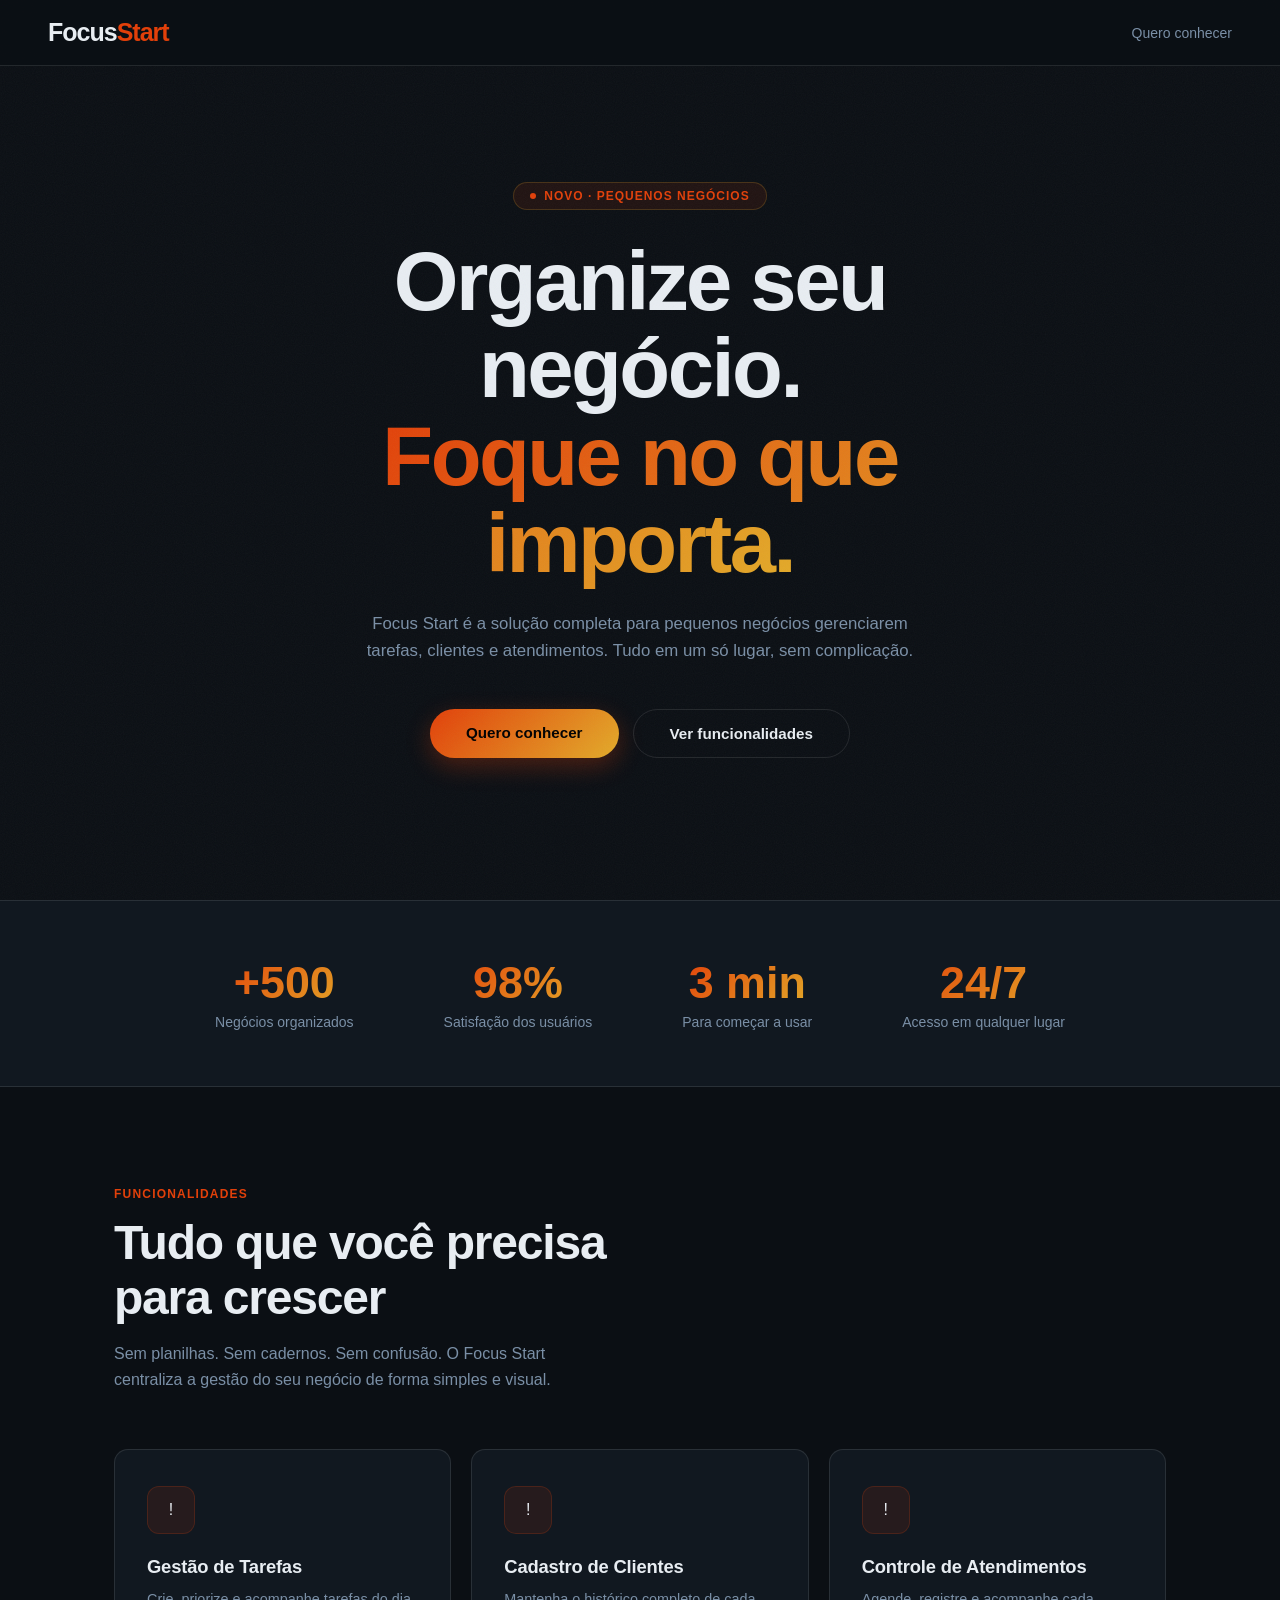
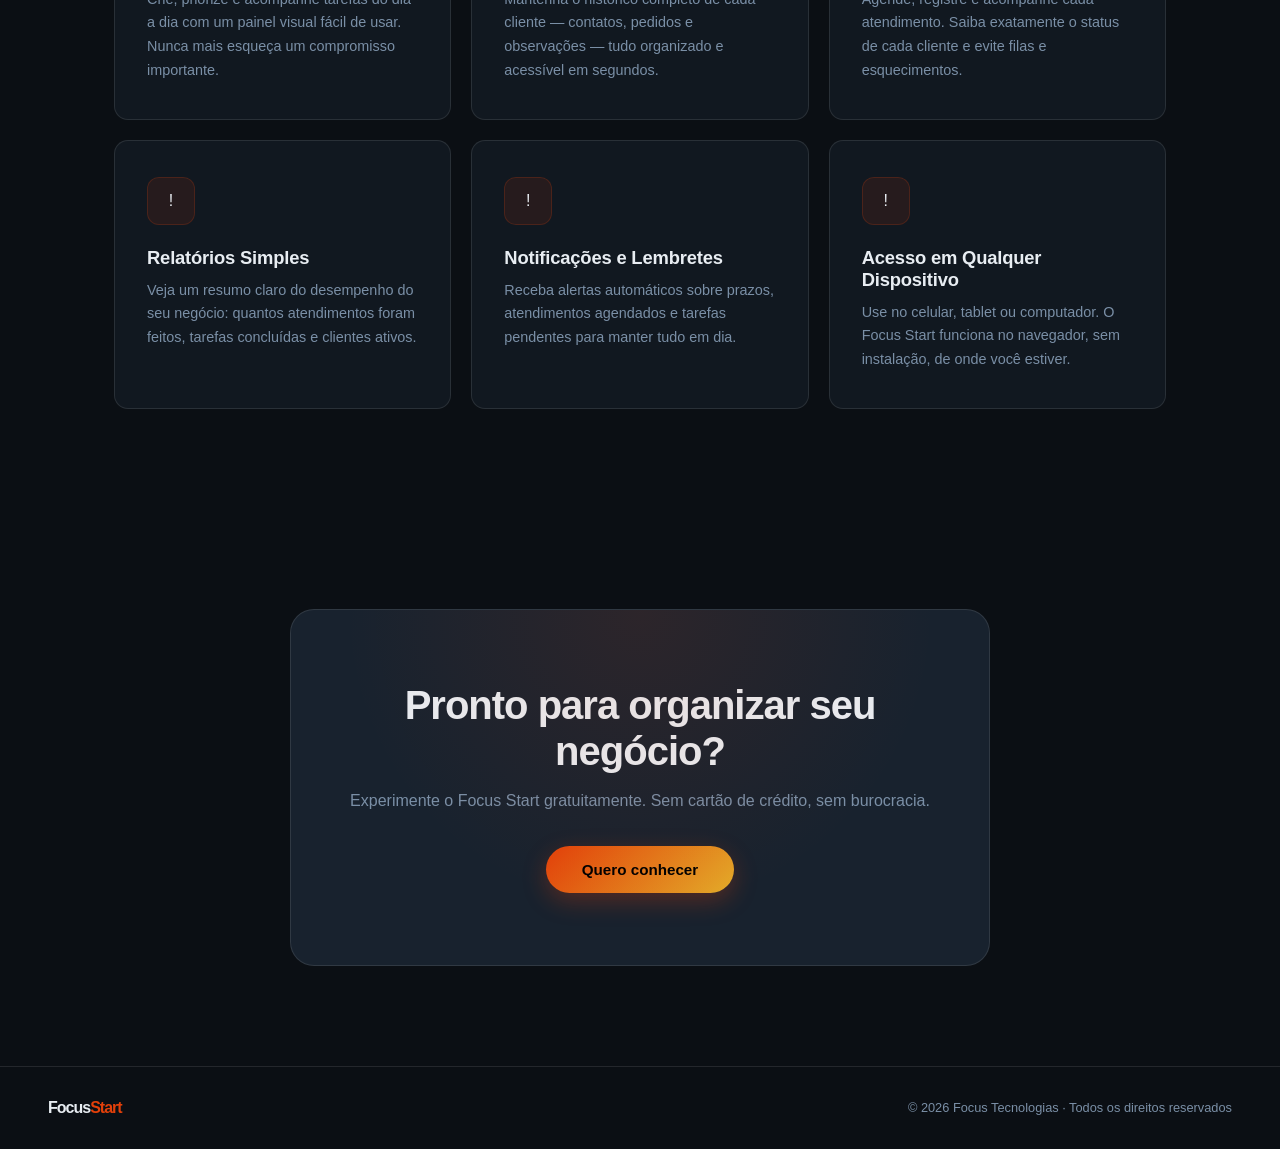
<file: Desafio 1/index.html>
<!doctype html>
<html lang="pt-br">
  <head>
    <meta charset="UTF-8" />
    <meta name="viewport" content="width=device-width, initial-scale=1.0" />
    <title>Focus Start</title>

    <link rel="preconnect" href="https://fonts.googleapis.com" />
    <link rel="preconnect" href="https://fonts.gstatic.com" crossorigin />
    <link
      href="https://fonts.googleapis.com/css2?family=Share+Tech&display=swap"
      rel="stylesheet"
    />

    <link rel="stylesheet" href="style.css" />
    <link rel="icon" href="../assets/img/logo-focus-mobile.png" />
  </head>

  <body>
    <nav>
      <span class="logo">Focus<span>Start</span></span>
      <a href="#quero-conhecer">Quero conhecer</a>
    </nav>

    <section class="hero">
      <div class="badge">
        <span class="badge-dot"></span>Novo · Pequenos negócios
      </div>

      <h1>
        Organize seu negócio.<br /><span class="highlight"
          >Foque no que importa.</span
        >
      </h1>

      <p class="hero-sub">
        Focus Start é a solução completa para pequenos negócios gerenciarem
        tarefas, clientes e atendimentos. Tudo em um só lugar, sem complicação.
      </p>

      <div class="cta-wrap">
        <a href="#quero-conhecer" class="btn btn-primary">Quero conhecer</a>
        <a href="#funcionalidades" class="btn btn-secondary"
          >Ver funcionalidades</a
        >
      </div>
    </section>

    <div class="stats">
      <div class="stats-inner">
        <div>
          <div class="stat-number">+500</div>
          <div class="stat-label">Negócios organizados</div>
        </div>
        <div>
          <div class="stat-number">98%</div>
          <div class="stat-label">Satisfação dos usuários</div>
        </div>
        <div>
          <div class="stat-number">3 min</div>
          <div class="stat-label">Para começar a usar</div>
        </div>
        <div>
          <div class="stat-number">24/7</div>
          <div class="stat-label">Acesso em qualquer lugar</div>
        </div>
      </div>
    </div>

    <section class="section" id="funcionalidades">
      <div class="section-label">Funcionalidades</div>
      <h2 class="section-title">Tudo que você precisa para crescer</h2>
      <p class="section-desc">
        Sem planilhas. Sem cadernos. Sem confusão. O Focus Start centraliza a
        gestão do seu negócio de forma simples e visual.
      </p>

      <div class="features-grid">
        <div class="feature-card">
          <div class="feature-icon">!</div>
          <h3>Gestão de Tarefas</h3>
          <p>
            Crie, priorize e acompanhe tarefas do dia a dia com um painel visual
            fácil de usar. Nunca mais esqueça um compromisso importante.
          </p>
        </div>

        <div class="feature-card">
          <div class="feature-icon">!</div>
          <h3>Cadastro de Clientes</h3>
          <p>
            Mantenha o histórico completo de cada cliente — contatos, pedidos e
            observações — tudo organizado e acessível em segundos.
          </p>
        </div>

        <div class="feature-card">
          <div class="feature-icon">!</div>
          <h3>Controle de Atendimentos</h3>
          <p>
            Agende, registre e acompanhe cada atendimento. Saiba exatamente o
            status de cada cliente e evite filas e esquecimentos.
          </p>
        </div>

        <div class="feature-card">
          <div class="feature-icon">!</div>
          <h3>Relatórios Simples</h3>
          <p>
            Veja um resumo claro do desempenho do seu negócio: quantos
            atendimentos foram feitos, tarefas concluídas e clientes ativos.
          </p>
        </div>

        <div class="feature-card">
          <div class="feature-icon">!</div>
          <h3>Notificações e Lembretes</h3>
          <p>
            Receba alertas automáticos sobre prazos, atendimentos agendados e
            tarefas pendentes para manter tudo em dia.
          </p>
        </div>

        <div class="feature-card">
          <div class="feature-icon">!</div>
          <h3>Acesso em Qualquer Dispositivo</h3>
          <p>
            Use no celular, tablet ou computador. O Focus Start funciona no
            navegador, sem instalação, de onde você estiver.
          </p>
        </div>
      </div>
    </section>

    <section class="cta-banner" id="quero-conhecer">
      <div class="cta-box">
        <h2>Pronto para organizar seu negócio?</h2>
        <p>
          Experimente o Focus Start gratuitamente. Sem cartão de crédito, sem
          burocracia.
        </p>
        <a href="#" class="btn btn-primary">Quero conhecer</a>
      </div>
    </section>

    <footer>
      <span class="logo">Focus<span>Start</span></span>
      <small
        >&copy; 2026 Focus Tecnologias &middot; Todos os direitos
        reservados</small
      >
    </footer>
  </body>
</html>
</file>
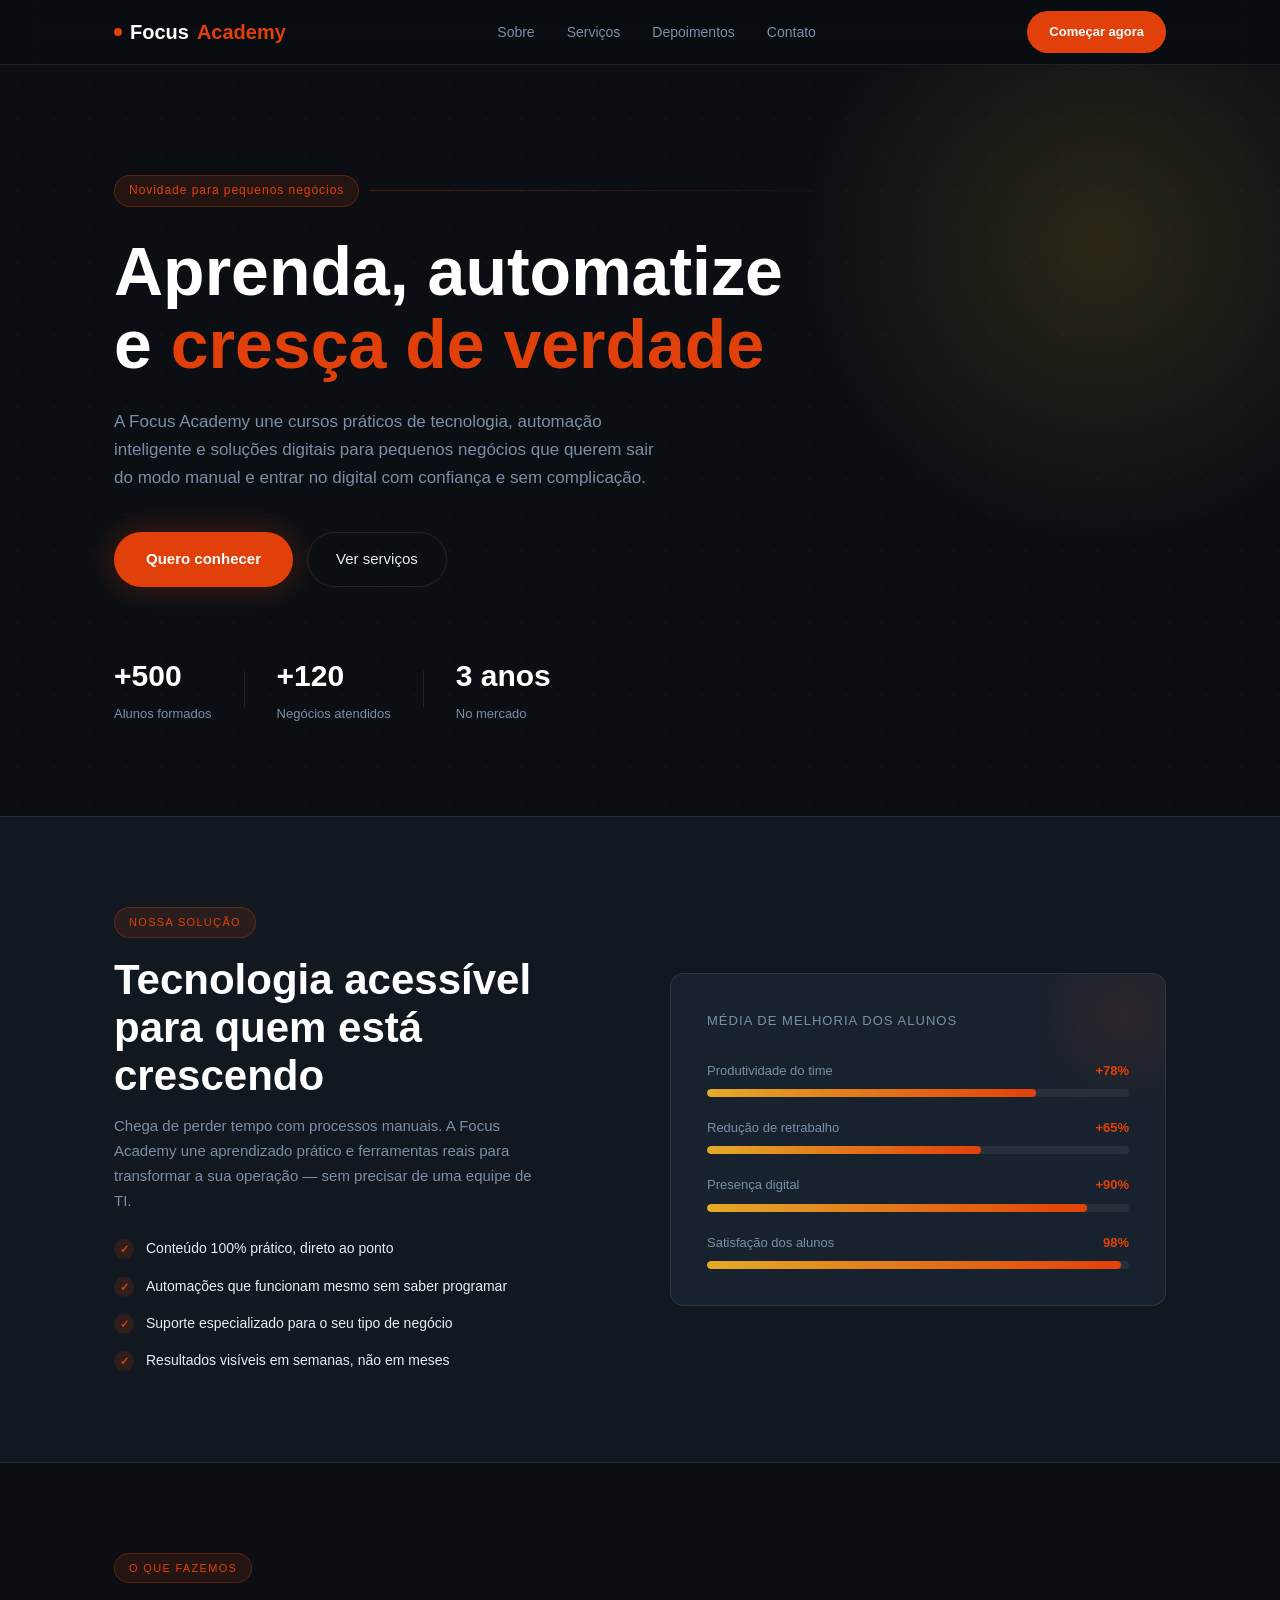
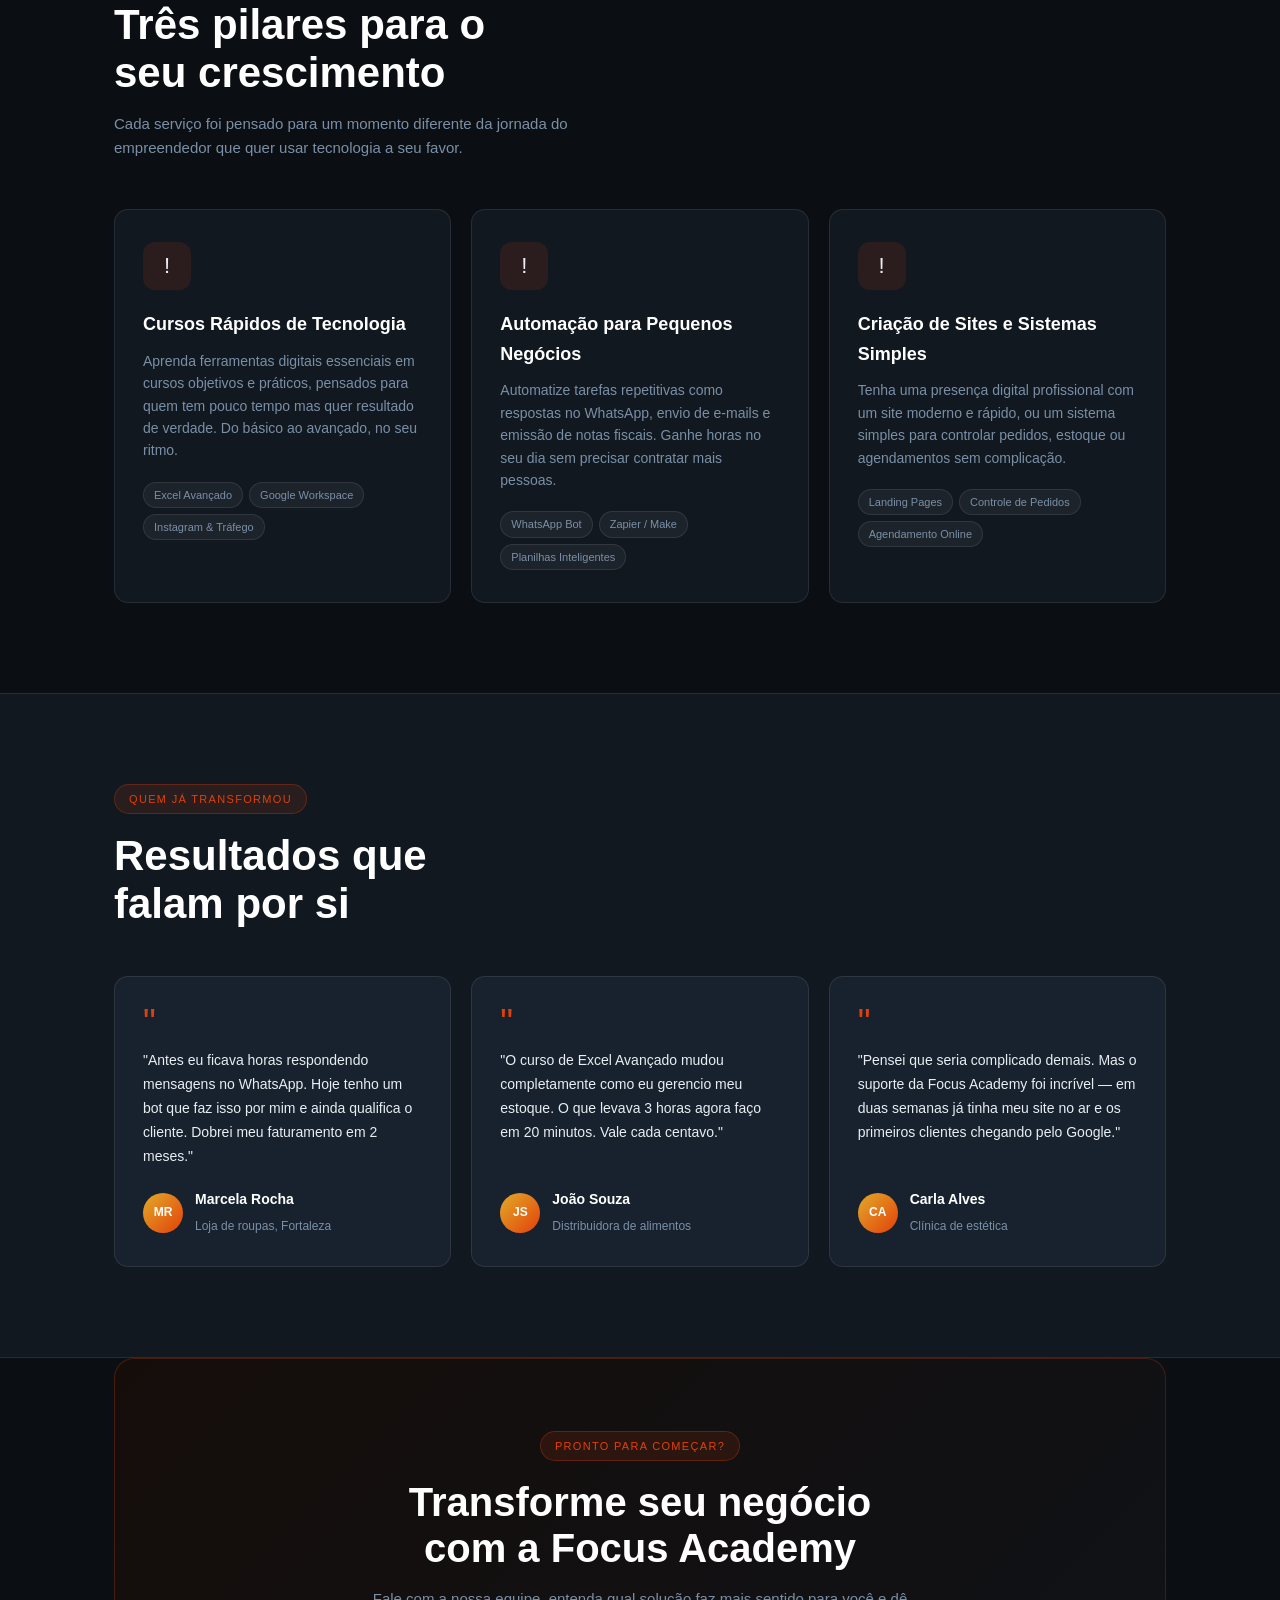
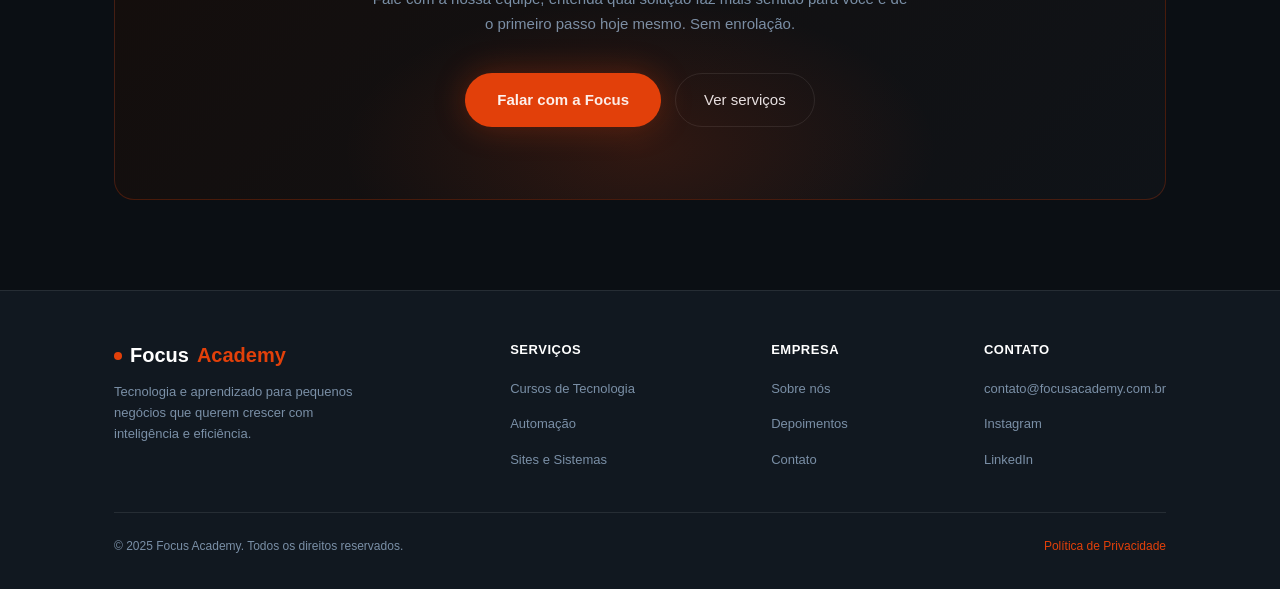
<file: Desafio final/index.html>
<!doctype html>
<html lang="pt-br">
  <head>
    <meta charset="UTF-8" />
    <meta name="viewport" content="width=device-width, initial-scale=1.0" />
    <title>Focus Academy</title>

    <link rel="preconnect" href="https://fonts.googleapis.com" />
    <link rel="preconnect" href="https://fonts.gstatic.com" crossorigin />
    <link
      href="https://fonts.googleapis.com/css2?family=Share+Tech&display=swap"
      rel="stylesheet"
    />
    <link rel="stylesheet" href="style.css" />
    <link rel="icon" href="../assets/img/logo-focus-mobile.png" />
  </head>
  <body>
    <header>
      <nav class="container">
        <a href="#" class="logo">
          <span class="logo-dot"></span>
          Focus <span>Academy</span>
        </a>
        <ul class="nav-links" id="navLinks">
          <li><a href="#solucao">Sobre</a></li>
          <li><a href="#servicos">Serviços</a></li>
          <li><a href="#depoimentos">Depoimentos</a></li>
          <li><a href="#cta">Contato</a></li>
        </ul>

        <a href="#cta" class="btn-nav">Começar agora</a>

        <button class="hamburger" id="hamburgerBtn" aria-label="Abrir menu">
          <span></span>
          <span></span>
          <span></span>
        </button>
      </nav>
    </header>

    <section id="hero">
      <div class="hero-glow"></div>
      <div class="hero-dots"></div>

      <div class="container">
        <div class="hero-inner">
          <div class="hero-eyebrow">
            <span class="hero-badge"> Novidade para pequenos negócios</span>
            <span class="hero-badge-line"></span>
          </div>

          <h1>
            Aprenda, automatize<br />
            e <em>cresça de verdade</em>
          </h1>

          <p class="hero-desc">
            A Focus Academy une cursos práticos de tecnologia, automação
            inteligente e soluções digitais para pequenos negócios que querem
            sair do modo manual e entrar no digital com confiança e sem
            complicação.
          </p>

          <div class="hero-ctas">
            <a href="#cta" class="btn-primary">Quero conhecer </a>
            <a href="#servicos" class="btn-secondary">Ver serviços</a>
          </div>

          <div class="hero-stats">
            <div class="stat-item">
              <strong>+500</strong>
              <span>Alunos formados</span>
            </div>
            <div class="stat-divider"></div>
            <div class="stat-item">
              <strong>+120</strong>
              <span>Negócios atendidos</span>
            </div>
            <div class="stat-divider"></div>
            <div class="stat-item">
              <strong>3 anos</strong>
              <span>No mercado</span>
            </div>
          </div>
        </div>
      </div>
    </section>

    <section id="solucao">
      <div class="container">
        <div class="solucao-grid">
          <div class="solucao-text reveal">
            <span class="tag">Nossa solução</span>
            <h2 class="section-title">
              Tecnologia acessível<br />para quem está crescendo
            </h2>
            <p class="section-sub">
              Chega de perder tempo com processos manuais. A Focus Academy une
              aprendizado prático e ferramentas reais para transformar a sua
              operação — sem precisar de uma equipe de TI.
            </p>

            <ul class="check-list">
              <li>
                <span class="check-icon"></span>
                Conteúdo 100% prático, direto ao ponto
              </li>
              <li>
                <span class="check-icon"></span>
                Automações que funcionam mesmo sem saber programar
              </li>
              <li>
                <span class="check-icon"></span>
                Suporte especializado para o seu tipo de negócio
              </li>
              <li>
                <span class="check-icon"></span>
                Resultados visíveis em semanas, não em meses
              </li>
            </ul>
          </div>

          <div class="solucao-visual reveal">
            <p class="visual-title">Média de melhoria dos alunos</p>
            <div class="visual-bar-group">
              <div class="bar-item">
                <div class="visual-bar-label">
                  <span>Produtividade do time</span
                  ><span class="bar-value">+78%</span>
                </div>
                <div class="visual-bar-track">
                  <div class="visual-bar-fill" style="width: 78%"></div>
                </div>
              </div>

              <div class="bar-item">
                <div class="visual-bar-label">
                  <span>Redução de retrabalho</span
                  ><span class="bar-value">+65%</span>
                </div>
                <div class="visual-bar-track">
                  <div class="visual-bar-fill" style="width: 65%"></div>
                </div>
              </div>

              <div class="bar-item">
                <div class="visual-bar-label">
                  <span>Presença digital</span
                  ><span class="bar-value">+90%</span>
                </div>
                <div class="visual-bar-track">
                  <div class="visual-bar-fill" style="width: 90%"></div>
                </div>
              </div>

              <div class="bar-item">
                <div class="visual-bar-label">
                  <span>Satisfação dos alunos</span
                  ><span class="bar-value">98%</span>
                </div>
                <div class="visual-bar-track">
                  <div class="visual-bar-fill" style="width: 98%"></div>
                </div>
              </div>
            </div>
          </div>
        </div>
      </div>
    </section>

    <section id="servicos">
      <div class="container">
        <div class="section-header reveal">
          <span class="tag">O que fazemos</span>
          <h2 class="section-title">
            Três pilares para o<br />seu crescimento
          </h2>
          <p class="section-sub">
            Cada serviço foi pensado para um momento diferente da jornada do
            empreendedor que quer usar tecnologia a seu favor.
          </p>
        </div>

        <div class="cards-grid">
          <div class="card reveal">
            <div class="card-icon">!</div>
            <h3>Cursos Rápidos de Tecnologia</h3>
            <p>
              Aprenda ferramentas digitais essenciais em cursos objetivos e
              práticos, pensados para quem tem pouco tempo mas quer resultado de
              verdade. Do básico ao avançado, no seu ritmo.
            </p>
            <div class="card-tags">
              <span class="card-tag">Excel Avançado</span>
              <span class="card-tag">Google Workspace</span>
              <span class="card-tag">Instagram & Tráfego</span>
            </div>
          </div>

          <div class="card reveal">
            <div class="card-icon">!</div>
            <h3>Automação para Pequenos Negócios</h3>
            <p>
              Automatize tarefas repetitivas como respostas no WhatsApp, envio
              de e-mails e emissão de notas fiscais. Ganhe horas no seu dia sem
              precisar contratar mais pessoas.
            </p>
            <div class="card-tags">
              <span class="card-tag">WhatsApp Bot</span>
              <span class="card-tag">Zapier / Make</span>
              <span class="card-tag">Planilhas Inteligentes</span>
            </div>
          </div>

          <div class="card reveal">
            <div class="card-icon">!</div>
            <h3>Criação de Sites e Sistemas Simples</h3>
            <p>
              Tenha uma presença digital profissional com um site moderno e
              rápido, ou um sistema simples para controlar pedidos, estoque ou
              agendamentos sem complicação.
            </p>
            <div class="card-tags">
              <span class="card-tag">Landing Pages</span>
              <span class="card-tag">Controle de Pedidos</span>
              <span class="card-tag">Agendamento Online</span>
            </div>
          </div>
        </div>
      </div>
    </section>

    <section id="depoimentos">
      <div class="container">
        <div class="section-header reveal">
          <span class="tag">Quem já transformou</span>
          <h2 class="section-title">Resultados que<br />falam por si</h2>
        </div>

        <div class="depo-grid">
          <div class="depo-card reveal">
            <p class="depo-text">
              "Antes eu ficava horas respondendo mensagens no WhatsApp. Hoje
              tenho um bot que faz isso por mim e ainda qualifica o cliente.
              Dobrei meu faturamento em 2 meses."
            </p>
            <div class="depo-author">
              <div class="depo-avatar">MR</div>
              <div>
                <strong>Marcela Rocha</strong>
                <span>Loja de roupas, Fortaleza</span>
              </div>
            </div>
          </div>

          <div class="depo-card reveal">
            <p class="depo-text">
              "O curso de Excel Avançado mudou completamente como eu gerencio
              meu estoque. O que levava 3 horas agora faço em 20 minutos. Vale
              cada centavo."
            </p>
            <div class="depo-author">
              <div class="depo-avatar">JS</div>
              <div>
                <strong>João Souza</strong>
                <span>Distribuidora de alimentos</span>
              </div>
            </div>
          </div>

          <div class="depo-card reveal">
            <p class="depo-text">
              "Pensei que seria complicado demais. Mas o suporte da Focus
              Academy foi incrível — em duas semanas já tinha meu site no ar e
              os primeiros clientes chegando pelo Google."
            </p>
            <div class="depo-author">
              <div class="depo-avatar">CA</div>
              <div>
                <strong>Carla Alves</strong>
                <span>Clínica de estética</span>
              </div>
            </div>
          </div>
        </div>
      </div>
    </section>

    <section id="cta">
      <div class="container">
        <div class="cta-box reveal">
          <span class="tag">Pronto para começar?</span>
          <h2 class="section-title">
            Transforme seu negócio<br />com a Focus Academy
          </h2>
          <p class="section-sub">
            Fale com a nossa equipe, entenda qual solução faz mais sentido para
            você e dê o primeiro passo hoje mesmo. Sem enrolação.
          </p>
          <div class="cta-buttons">
            <a href="https://www.focustecnologias.com.br/" class="btn-primary"
              >Falar com a Focus
            </a>
            <a href="#servicos" class="btn-secondary">Ver serviços</a>
          </div>
        </div>
      </div>
    </section>

    <footer>
      <div class="container">
        <div class="footer-inner">
          <div class="footer-brand">
            <a href="#" class="logo">
              <span class="logo-dot"></span>
              Focus <span>Academy</span>
            </a>
            <p>
              Tecnologia e aprendizado para pequenos negócios que querem crescer
              com inteligência e eficiência.
            </p>
          </div>

          <div class="footer-links">
            <h4>Serviços</h4>
            <ul>
              <li><a href="#servicos">Cursos de Tecnologia</a></li>
              <li><a href="#servicos">Automação</a></li>
              <li><a href="#servicos">Sites e Sistemas</a></li>
            </ul>
          </div>

          <div class="footer-links">
            <h4>Empresa</h4>
            <ul>
              <li><a href="#solucao">Sobre nós</a></li>
              <li><a href="#depoimentos">Depoimentos</a></li>
              <li><a href="#cta">Contato</a></li>
            </ul>
          </div>

          <div class="footer-links">
            <h4>Contato</h4>
            <ul>
              <li>
                <a href="mailto:contato@focusacademy.com.br"
                  >contato@focusacademy.com.br</a
                >
              </li>
              <li><a href="#">Instagram</a></li>
              <li><a href="#">LinkedIn</a></li>
            </ul>
          </div>
        </div>

        <div class="footer-bottom">
          <p>© 2025 Focus Academy. Todos os direitos reservados.</p>
          <a href="#">Política de Privacidade</a>
        </div>
      </div>
    </footer>

    <script src="script.js"></script>
  </body>
</html>
</file>
<file: Desafio 1/style.css>
* {
    margin: 0;
    padding: 0;
    box-sizing: border-box;
}

:root {
    --bg: #0b0f14;
    --surface: #111820;
    --surface2: #18222e;
    --border: rgba(255, 255, 255, 0.1);
    --accent: #e2400a;
    --accent2: #e3ab29;
    --text: #e8edf2;
    --muted: #7a8fa6;
    --radius: 14px;
    --font-head: 'Syne', sans-serif;
    --font-body: 'DM Sans', sans-serif;
}

html {
    scroll-behavior: smooth;
}

body {
    background: var(--bg);
    color: var(--text);
    font-family: var(--font-body);
    font-size: 16px;
    min-height: 100vh;
}

body::before {
    content: '';
    position: fixed;
    inset: 0;
    background-image: url("data:image/svg+xml,%3Csvg xmlns='http://www.w3.org/2000/svg' width='300' height='300'%3E%3Cfilter id='n'%3E%3CfeTurbulence type='fractalNoise' baseFrequency='.9' numOctaves='4' stitchTiles='stitch'/%3E%3C/filter%3E%3Crect width='300' height='300' filter='url(%23n)' opacity='.04'/%3E%3C/svg%3E");
    pointer-events: none;
    z-index: 99;
}

nav {
    position: fixed;
    top: 0;
    left: 0;
    right: 0;
    z-index: 100;
    display: flex;
    align-items: center;
    justify-content: space-between;
    padding: 18px 48px;
    background: rgba(11, 15, 20, 0.8);
    backdrop-filter: blur(18px);
    -webkit-backdrop-filter: blur(18px);
    border-bottom: 1px solid var(--border);
}

.logo {
    font-family: var(--font-head);
    font-weight: 800;
    font-size: 25px;
    letter-spacing: -1px;
    color: var(--text);
}

.logo span {
    color: var(--accent);
}

nav a {
    font-size: 14px;
    font-weight: 500;
    color: var(--muted);
    text-decoration: none;
    transition: color 0.2s ease;
}

nav a:hover {
    color: var(--text);
}

.hero {
    position: relative;
    min-height: 100vh;
    display: flex;
    flex-direction: column;
    align-items: center;
    justify-content: center;
    text-align: center;
    padding: 120px 24px 80px;
    overflow: hidden;
}

.badge {
    display: inline-flex;
    align-items: center;
    gap: 8px;
    background: rgba(226, 64, 10, 0.1);
    border: 1px solid rgba(227, 171, 41, 0.2);
    color: var(--accent);
    font-size: 12px;
    font-weight: 600;
    letter-spacing: 1px;
    text-transform: uppercase;
    padding: 6px 16px;
    border-radius: 999px;
    margin-bottom: 28px;
    animation: fadeUp 0.6s ease both;
}

.badge-dot {
    width: 6px;
    height: 6px;
    background: var(--accent);
    border-radius: 50%;
    animation: pulse 2s infinite ease-in-out;
}

h1 {
    font-family: var(--font-head);
    font-size: clamp(2.6rem, 7vw, 5.2rem);
    font-weight: 800;
    line-height: 1.05;
    letter-spacing: -0.03em;
    max-width: 820px;
    animation: fadeUp 0.7s 0.1s ease both;
}

h1 .highlight {
    background: linear-gradient(135deg, var(--accent), var(--accent2));
    -webkit-background-clip: text;
    -webkit-text-fill-color: transparent;
    background-clip: text;
}

.hero-sub {
    margin-top: 24px;
    max-width: 560px;
    color: var(--muted);
    font-size: 1.05rem;
    font-weight: 300;
    line-height: 1.6;
    animation: fadeUp 0.7s 0.2s ease both;
}

.cta-wrap {
    margin-top: 44px;
    display: flex;
    gap: 14px;
    flex-wrap: wrap;
    justify-content: center;
    animation: fadeUp 0.7s 0.3s ease both;
}

.btn {
    display: inline-block;
    padding: 15px 36px;
    border-radius: 999px;
    font-family: var(--font-body);
    font-size: 0.95rem;
    font-weight: 600;
    text-decoration: none;
    cursor: pointer;
    transition: transform 0.2s ease, box-shadow 0.2s ease, opacity 0.2s ease;
}

.btn:hover {
    transform: translateY(-2px);
}

.btn-primary {
    background: linear-gradient(135deg, var(--accent), var(--accent2));
    color: #000;
    box-shadow: 0 8px 24px rgba(226, 64, 10, 0.3);
}

.btn-primary:hover {
    box-shadow: 0 12px 32px rgba(226, 64, 10, 0.5);
}

.btn-secondary {
    background: transparent;
    color: var(--text);
    border: 1px solid var(--border);
}

.btn-secondary:hover {
    background: rgba(255, 255, 255, 0.05);
    border-color: rgba(255, 255, 255, 0.3);
}

.section {
    position: relative;
    z-index: 1;
    padding: 100px 24px;
    max-width: 1100px;
    margin: 0 auto;
}

.section-label {
    font-size: 0.75rem;
    font-weight: 600;
    letter-spacing: 0.1em;
    text-transform: uppercase;
    color: var(--accent);
    margin-bottom: 14px;
}

.section-title {
    font-family: var(--font-head);
    font-size: clamp(1.8rem, 4vw, 3rem);
    font-weight: 700;
    letter-spacing: -0.025em;
    line-height: 1.15;
    max-width: 560px;
}

.section-desc {
    margin-top: 16px;
    color: var(--muted);
    max-width: 500px;
    font-weight: 300;
    line-height: 1.6;
}

.features-grid {
    display: grid;
    grid-template-columns: repeat(auto-fit, minmax(300px, 1fr));
    gap: 20px;
    margin-top: 56px;
}

.feature-card {
    background: var(--surface);
    border: 1px solid var(--border);
    border-radius: var(--radius);
    padding: 36px 32px;
    transition: transform 0.25s ease, border-color 0.25s ease, box-shadow 0.25s ease;
    position: relative;
    overflow: hidden;
}

.feature-card::before {
    content: '';
    position: absolute;
    top: 0;
    left: 0;
    right: 0;
    height: 2px;
    background: linear-gradient(90deg, var(--accent), var(--accent2));
    opacity: 0;
    transition: opacity 0.3s ease;
}

.feature-card:hover {
    transform: translateY(-4px);
    border-color: rgba(226, 64, 10, 0.3);
    box-shadow: 0 16px 40px rgba(0, 0, 0, 0.4);
}

.feature-card:hover::before {
    opacity: 1;
}

.feature-icon {
    width: 48px;
    height: 48px;
    border-radius: 12px;
    background: rgba(226, 64, 10, 0.1);
    border: 1px solid rgba(226, 64, 10, 0.2);
    display: flex;
    align-items: center;
    justify-content: center;
    margin-bottom: 22px;
}

.feature-icon svg {
    width: 24px;
    height: 24px;
}

.feature-card h3 {
    font-family: var(--font-head);
    font-size: 1.15rem;
    font-weight: 700;
    letter-spacing: -0.01em;
    margin-bottom: 10px;
}

.feature-card p {
    color: var(--muted);
    font-size: 0.9rem;
    font-weight: 300;
    line-height: 1.65;
}

.stats {
    position: relative;
    z-index: 1;
    background: var(--surface);
    border-top: 1px solid var(--border);
    border-bottom: 1px solid var(--border);
    padding: 56px 24px;
}

.stats-inner {
    max-width: 900px;
    margin: 0 auto;
    display: flex;
    justify-content: space-around;
    flex-wrap: wrap;
    gap: 40px;
    text-align: center;
}

.stat-number {
    font-family: var(--font-head);
    font-size: 2.8rem;
    font-weight: 800;
    background: linear-gradient(135deg, var(--accent), var(--accent2));
    -webkit-background-clip: text;
    -webkit-text-fill-color: transparent;
    background-clip: text;
}

.stat-label {
    font-size: 0.875rem;
    color: var(--muted);
    margin-top: 6px;
}

.cta-banner {
    position: relative;
    z-index: 1;
    padding: 100px 24px;
    text-align: center;
}

.cta-box {
    background: var(--surface2);
    border: 1px solid var(--border);
    border-radius: 24px;
    padding: 72px 40px;
    max-width: 700px;
    margin: 0 auto;
    position: relative;
    overflow: hidden;
}

.cta-box::before {
    content: '';
    position: absolute;
    inset: 0;
    background: radial-gradient(ellipse at 50% 0%, rgba(226, 64, 10, 0.1), transparent 60%);
    pointer-events: none;
}

.cta-box h2 {
    font-family: var(--font-head);
    font-size: clamp(1.6rem, 4vw, 2.5rem);
    font-weight: 800;
    letter-spacing: -0.025em;
    line-height: 1.15;
    margin-bottom: 18px;
}

.cta-box p {
    color: var(--muted);
    font-weight: 300;
    margin-bottom: 36px;
}

footer {
    position: relative;
    z-index: 1;
    border-top: 1px solid var(--border);
    padding: 32px 48px;
    display: flex;
    align-items: center;
    justify-content: space-between;
    flex-wrap: wrap;
    gap: 16px;
}

footer small {
    color: var(--muted);
    font-size: 0.8rem;
}

footer .logo {
    font-size: 1rem;
}

@keyframes fadeUp {
    from {
        opacity: 0;
        transform: translateY(24px);
    }
    to {
        opacity: 1;
        transform: translateY(0);
    }
}

@keyframes pulse {
    0%, 100% { opacity: 1; }
    50% { opacity: 0.4; }
}

@media (max-width: 640px) {
    nav {
        padding: 16px 20px;
    }

    .section {
        padding: 70px 20px;
    }

    footer {
        padding: 24px 20px;
        flex-direction: column;
        align-items: flex-start;
    }
}
</file>
<file: Desafio final/style.css>
:root {
    --bg: #0b0f14;
    --surface: #111820;
    --surface2: #18222e;
    --border: rgba(255, 255, 255, 0.09);
    --accent: #e2400a;
    --accent2: #e3ab29;
    --text: #e8edf2;
    --muted: #7a8fa6;
    --heading: #ffffff;
    --radius: 14px;
    --font-head: 'Syne', sans-serif;
    --font-body: 'DM Sans', sans-serif;
}

*,
*::before,
*::after {
    box-sizing: border-box;
    margin: 0;
    padding: 0;
}

html {
    scroll-behavior: smooth;
}

body {
    background: var(--bg);
    color: var(--text);
    font-family: var(--font-body);
    font-size: 16px;
    line-height: 1.65;
    -webkit-font-smoothing: antialiased;
    overflow-x: hidden;
}

a {
    color: inherit;
    text-decoration: none;
}

img {
    display: block;
    max-width: 100%;
}

.container {
    max-width: 1100px;
    margin: 0 auto;
    padding: 0 24px;
}

.tag {
    display: inline-block;
    background: rgba(226, 64, 10, 0.12);
    color: var(--accent);
    font-size: 11px;
    font-weight: 500;
    letter-spacing: 0.12em;
    text-transform: uppercase;
    padding: 5px 14px;
    border-radius: 999px;
    border: 1px solid rgba(226, 64, 10, 0.3);
    margin-bottom: 18px;
}

.section-title {
    font-family: var(--font-head);
    font-size: clamp(28px, 4vw, 42px);
    font-weight: 800;
    color: var(--heading);
    line-height: 1.15;
    margin-bottom: 14px;
}

.section-sub {
    color: var(--muted);
    font-size: 15px;
    max-width: 540px;
}

section {
    padding: 90px 0;
}

header {
    position: sticky;
    top: 0;
    z-index: 100;
    background: rgba(10, 12, 16, 0.85);
    backdrop-filter: blur(18px);
    border-bottom: 1px solid var(--border);
}

nav {
    display: flex;
    align-items: center;
    justify-content: space-between;
    height: 64px;
}

.logo {
    font-family: var(--font-head);
    font-size: 20px;
    font-weight: 800;
    color: var(--heading);
    display: flex;
    align-items: center;
    gap: 8px;
}

.logo span {
    color: var(--accent);
}

.logo-dot {
    width: 8px;
    height: 8px;
    background: var(--accent);
    border-radius: 50%;
    display: inline-block;
    animation: pulse 2.4s ease-in-out infinite;
}

.nav-links {
    display: flex;
    gap: 32px;
    list-style: none;
}

.nav-links a {
    font-size: 14px;
    color: var(--muted);
    transition: color 0.2s;
}

.nav-links a:hover {
    color: var(--heading);
}

.btn-nav {
    background: var(--accent);
    color: #ffffff;
    font-size: 13px;
    font-weight: 600;
    padding: 10px 22px;
    border-radius: 999px;
    transition: opacity 0.2s, transform 0.2s;
}

.btn-nav:hover {
    opacity: 0.85;
    transform: translateY(-1px);
}

.hamburger {
    display: none;
    flex-direction: column;
    gap: 5px;
    cursor: pointer;
    padding: 4px;
    background: none;
    border: none;
}

.hamburger span {
    display: block;
    width: 24px;
    height: 2px;
    background: var(--text);
    border-radius: 2px;
    transition: all 0.3s;
}

.hamburger.open span:nth-child(1) {
    transform: translateY(7px) rotate(45deg);
}

.hamburger.open span:nth-child(2) {
    opacity: 0;
}

.hamburger.open span:nth-child(3) {
    transform: translateY(-7px) rotate(-45deg);
}

#hero {
    padding: 110px 0 90px;
    position: relative;
    overflow: hidden;
}

.hero-dots {
    position: absolute;
    inset: 0;
    background-image: radial-gradient(rgba(226, 64, 10, 0.07) 1px, transparent 1px);
    background-size: 36px 36px;
    pointer-events: none;
}

.hero-glow {
    position: absolute;
    top: -120px;
    right: -120px;
    width: 600px;
    height: 600px;
    background: radial-gradient(circle, rgba(227, 171, 41, 0.15) 0%, transparent 70%);
    pointer-events: none;
}

.hero-inner {
    position: relative;
    z-index: 1;
    max-width: 760px;
}

.hero-eyebrow {
    display: flex;
    align-items: center;
    gap: 10px;
    margin-bottom: 28px;
    animation: fadeUp 0.6s ease both;
}

.hero-badge {
    background: rgba(226, 64, 10, 0.12);
    border: 1px solid rgba(226, 64, 10, 0.3);
    color: var(--accent);
    font-size: 12px;
    font-weight: 500;
    padding: 5px 14px;
    border-radius: 999px;
    letter-spacing: 0.08em;
    white-space: nowrap;
}

.hero-badge-line {
    flex: 1;
    height: 1px;
    background: linear-gradient(to right, rgba(226, 64, 10, 0.3), transparent);
}

h1 {
    font-family: var(--font-head);
    font-size: clamp(38px, 6vw, 68px);
    font-weight: 800;
    color: var(--heading);
    line-height: 1.08;
    margin-bottom: 26px;
    animation: fadeUp 0.7s 0.1s ease both;
}

h1 em {
    font-style: normal;
    color: var(--accent);
}

.hero-desc {
    font-size: 17px;
    color: var(--muted);
    max-width: 540px;
    margin-bottom: 40px;
    animation: fadeUp 0.7s 0.2s ease both;
}

.hero-ctas {
    display: flex;
    gap: 14px;
    flex-wrap: wrap;
    animation: fadeUp 0.7s 0.3s ease both;
}

.btn-primary {
    background: var(--accent);
    color: #ffffff;
    font-weight: 700;
    font-size: 15px;
    padding: 15px 32px;
    border-radius: 999px;
    border: none;
    cursor: pointer;
    transition: transform 0.2s, box-shadow 0.2s;
    box-shadow: 0 0 32px rgba(226, 64, 10, 0.3);
    display: inline-block;
}

.btn-primary:hover {
    transform: translateY(-2px);
    box-shadow: 0 0 48px rgba(226, 64, 10, 0.5);
}

.btn-secondary {
    background: transparent;
    color: var(--text);
    font-weight: 500;
    font-size: 15px;
    padding: 14px 28px;
    border-radius: 999px;
    border: 1px solid var(--border);
    cursor: pointer;
    transition: border-color 0.2s, color 0.2s;
    display: inline-block;
}

.btn-secondary:hover {
    border-color: rgba(255, 255, 255, 0.25);
    color: var(--heading);
}

.hero-stats {
    display: flex;
    align-items: center;
    gap: 32px;
    margin-top: 64px;
    flex-wrap: wrap;
    animation: fadeUp 0.7s 0.45s ease both;
}

.stat-divider {
    width: 1px;
    height: 36px;
    background: var(--border);
}

.stat-item strong {
    display: block;
    font-family: var(--font-head);
    font-size: 30px;
    font-weight: 800;
    color: var(--heading);
}

.stat-item span {
    font-size: 13px;
    color: var(--muted);
}

#solucao {
    background: var(--surface);
    border-top: 1px solid var(--border);
    border-bottom: 1px solid var(--border);
}

.solucao-grid {
    display: grid;
    grid-template-columns: 1fr 1fr;
    gap: 60px;
    align-items: center;
}

.solucao-text .section-sub {
    max-width: 420px;
    margin-top: 0;
    margin-bottom: 24px;
}

.check-list {
    list-style: none;
    display: flex;
    flex-direction: column;
    gap: 14px;
    margin-top: 24px;
}

.check-list li {
    display: flex;
    align-items: flex-start;
    gap: 12px;
    font-size: 14px;
    color: var(--text);
}

.check-icon {
    width: 20px;
    height: 20px;
    border-radius: 50%;
    background: rgba(226, 64, 10, 0.15);
    display: flex;
    align-items: center;
    justify-content: center;
    flex-shrink: 0;
    margin-top: 2px;
}

.check-icon::after {
    content: '✓';
    font-size: 11px;
    color: var(--accent);
    font-weight: 700;
}

.solucao-visual {
    background: var(--surface2);
    border: 1px solid var(--border);
    border-radius: var(--radius);
    padding: 36px;
    position: relative;
    overflow: hidden;
}

.solucao-visual::before {
    content: '';
    position: absolute;
    top: -60px;
    right: -60px;
    width: 200px;
    height: 200px;
    background: radial-gradient(circle, rgba(226, 64, 10, 0.1), transparent 70%);
    pointer-events: none;
}

.visual-title {
    font-size: 13px;
    color: var(--muted);
    margin-bottom: 28px;
    text-transform: uppercase;
    letter-spacing: 0.08em;
}

.visual-bar-group {
    display: flex;
    flex-direction: column;
    gap: 20px;
}

.bar-item {
    display: flex;
    flex-direction: column;
    gap: 8px;
}

.visual-bar-label {
    display: flex;
    justify-content: space-between;
    font-size: 13px;
    color: var(--muted);
}

.bar-value {
    color: var(--accent);
    font-weight: 600;
}

.visual-bar-track {
    height: 8px;
    background: rgba(255, 255, 255, 0.06);
    border-radius: 999px;
    overflow: hidden;
}

.visual-bar-fill {
    height: 100%;
    background: linear-gradient(to right, var(--accent2), var(--accent));
    border-radius: 999px;
    animation: barGrow 1.4s cubic-bezier(0.22, 1, 0.36, 1) both;
}

#servicos .section-header {
    margin-bottom: 48px;
}

.cards-grid {
    display: grid;
    grid-template-columns: repeat(3, 1fr);
    gap: 20px;
}

.card {
    background: var(--surface);
    border: 1px solid var(--border);
    border-radius: var(--radius);
    padding: 32px 28px;
    transition: border-color 0.25s, transform 0.25s, box-shadow 0.25s;
    position: relative;
    overflow: hidden;
}

.card::before {
    content: '';
    position: absolute;
    top: 0;
    left: 0;
    right: 0;
    height: 2px;
    background: linear-gradient(to right, var(--accent2), var(--accent));
    opacity: 0;
    transition: opacity 0.25s;
}

.card:hover {
    border-color: rgba(226, 64, 10, 0.3);
    transform: translateY(-4px);
    box-shadow: 0 20px 60px rgba(0, 0, 0, 0.4);
}

.card:hover::before {
    opacity: 1;
}

.card-icon {
    width: 48px;
    height: 48px;
    border-radius: 12px;
    background: rgba(226, 64, 10, 0.12);
    display: flex;
    align-items: center;
    justify-content: center;
    font-size: 22px;
    margin-bottom: 20px;
}

.card h3 {
    font-family: var(--font-head);
    font-size: 18px;
    font-weight: 700;
    color: var(--heading);
    margin-bottom: 10px;
}

.card p {
    font-size: 14px;
    color: var(--muted);
    line-height: 1.6;
}

.card-tags {
    display: flex;
    flex-wrap: wrap;
    gap: 6px;
    margin-top: 20px;
}

.card-tag {
    font-size: 11px;
    background: rgba(255, 255, 255, 0.05);
    color: var(--muted);
    padding: 3px 10px;
    border-radius: 999px;
    border: 1px solid var(--border);
}

#depoimentos {
    background: var(--surface);
    border-top: 1px solid var(--border);
    border-bottom: 1px solid var(--border);
}

.depo-grid {
    display: grid;
    grid-template-columns: repeat(3, 1fr);
    gap: 20px;
    margin-top: 48px;
}

.depo-card {
    background: var(--surface2);
    border: 1px solid var(--border);
    border-radius: var(--radius);
    padding: 28px;
    display: flex;
    flex-direction: column;
    gap: 20px;
    transition: border-color 0.25s, transform 0.25s;
}

.depo-card:hover {
    border-color: rgba(226, 64, 10, 0.25);
    transform: translateY(-3px);
}

.depo-text {
    font-size: 14px;
    color: var(--text);
    line-height: 1.7;
    flex: 1;
}

.depo-text::before {
    content: '"';
    display: block;
    font-family: var(--font-head);
    font-size: 36px;
    color: var(--accent);
    line-height: 1;
    margin-bottom: 8px;
}

.depo-author {
    display: flex;
    align-items: center;
    gap: 12px;
}

.depo-avatar {
    width: 40px;
    height: 40px;
    border-radius: 50%;
    background: linear-gradient(135deg, var(--accent2), var(--accent));
    display: flex;
    align-items: center;
    justify-content: center;
    font-size: 12px;
    font-weight: 700;
    color: #ffffff;
    flex-shrink: 0;
}

.depo-author strong {
    display: block;
    font-size: 14px;
    color: var(--heading);
    font-weight: 600;
}

.depo-author span {
    font-size: 12px;
    color: var(--muted);
}

#cta {
    padding: 0 0 90px;
}

.cta-box {
    background: linear-gradient(135deg, #150d0a 0%, #0f1318 100%);
    border: 1px solid rgba(226, 64, 10, 0.25);
    border-radius: 20px;
    padding: 72px 60px;
    text-align: center;
    position: relative;
    overflow: hidden;
}

.cta-box::before {
    content: '';
    position: absolute;
    bottom: -100px;
    left: 50%;
    transform: translateX(-50%);
    width: 600px;
    height: 300px;
    background: radial-gradient(ellipse, rgba(226, 64, 10, 0.15), transparent 70%);
    pointer-events: none;
}

.cta-box .section-title {
    font-size: clamp(26px, 4vw, 40px);
    margin-bottom: 16px;
}

.cta-box .section-sub {
    margin: 0 auto 36px;
    text-align: center;
}

.cta-buttons {
    display: flex;
    justify-content: center;
    gap: 14px;
    flex-wrap: wrap;
}

footer {
    background: var(--surface);
    border-top: 1px solid var(--border);
    padding: 48px 0 32px;
}

.footer-inner {
    display: flex;
    justify-content: space-between;
    align-items: flex-start;
    gap: 40px;
    flex-wrap: wrap;
    margin-bottom: 40px;
}

.footer-brand p {
    font-size: 13px;
    color: var(--muted);
    max-width: 260px;
    margin-top: 10px;
    line-height: 1.6;
}

.footer-links h4 {
    font-family: var(--font-head);
    font-size: 13px;
    font-weight: 700;
    color: var(--heading);
    margin-bottom: 14px;
    letter-spacing: 0.04em;
    text-transform: uppercase;
}

.footer-links ul {
    list-style: none;
    display: flex;
    flex-direction: column;
    gap: 9px;
}

.footer-links a {
    font-size: 13px;
    color: var(--muted);
    transition: color 0.2s;
}

.footer-links a:hover {
    color: var(--accent);
}

.footer-bottom {
    display: flex;
    justify-content: space-between;
    align-items: center;
    padding-top: 24px;
    border-top: 1px solid var(--border);
    flex-wrap: wrap;
    gap: 12px;
}

.footer-bottom p {
    font-size: 12px;
    color: var(--muted);
}

.footer-bottom a {
    color: var(--accent);
    font-size: 12px;
}

@keyframes fadeUp {
    from {
        opacity: 0;
        transform: translateY(20px);
    }

    to {
        opacity: 1;
        transform: translateY(0);
    }
}

@keyframes barGrow {
    from {
        width: 0 !important;
    }
}

@keyframes pulse {

    0%,
    100% {
        opacity: 1;
        transform: scale(1);
    }

    50% {
        opacity: 0.6;
        transform: scale(0.85);
    }
}

.reveal {
    opacity: 0;
    transform: translateY(28px);
    transition: opacity 0.6s ease, transform 0.6s ease;
}

.reveal.visible {
    opacity: 1;
    transform: translateY(0);
}

@media (max-width: 900px) {
    .solucao-grid {
        grid-template-columns: 1fr;
        gap: 40px;
    }

    .cards-grid {
        grid-template-columns: 1fr;
    }

    .depo-grid {
        grid-template-columns: 1fr;
    }

    .footer-inner {
        flex-direction: column;
        gap: 32px;
    }
}

@media (max-width: 640px) {
    section {
        padding: 64px 0;
    }

    .nav-links {
        display: none;
    }

    .btn-nav {
        display: none;
    }

    .hamburger {
        display: flex;
    }

    .nav-links.open {
        display: flex;
        flex-direction: column;
        position: fixed;
        top: 64px;
        left: 0;
        right: 0;
        background: rgba(10, 12, 16, 0.98);
        padding: 24px;
        gap: 20px;
        border-bottom: 1px solid var(--border);
        z-index: 99;
    }

    .nav-links.open a {
        font-size: 16px;
    }

    .cta-box {
        padding: 48px 24px;
    }

    .hero-stats {
        gap: 20px;
    }

    .stat-divider {
        display: none;
    }

    h1 {
        font-size: 36px;
    }

    .footer-inner {
        flex-direction: column;
    }

    .footer-bottom {
        flex-direction: column;
        text-align: center;
    }
}
</file>
